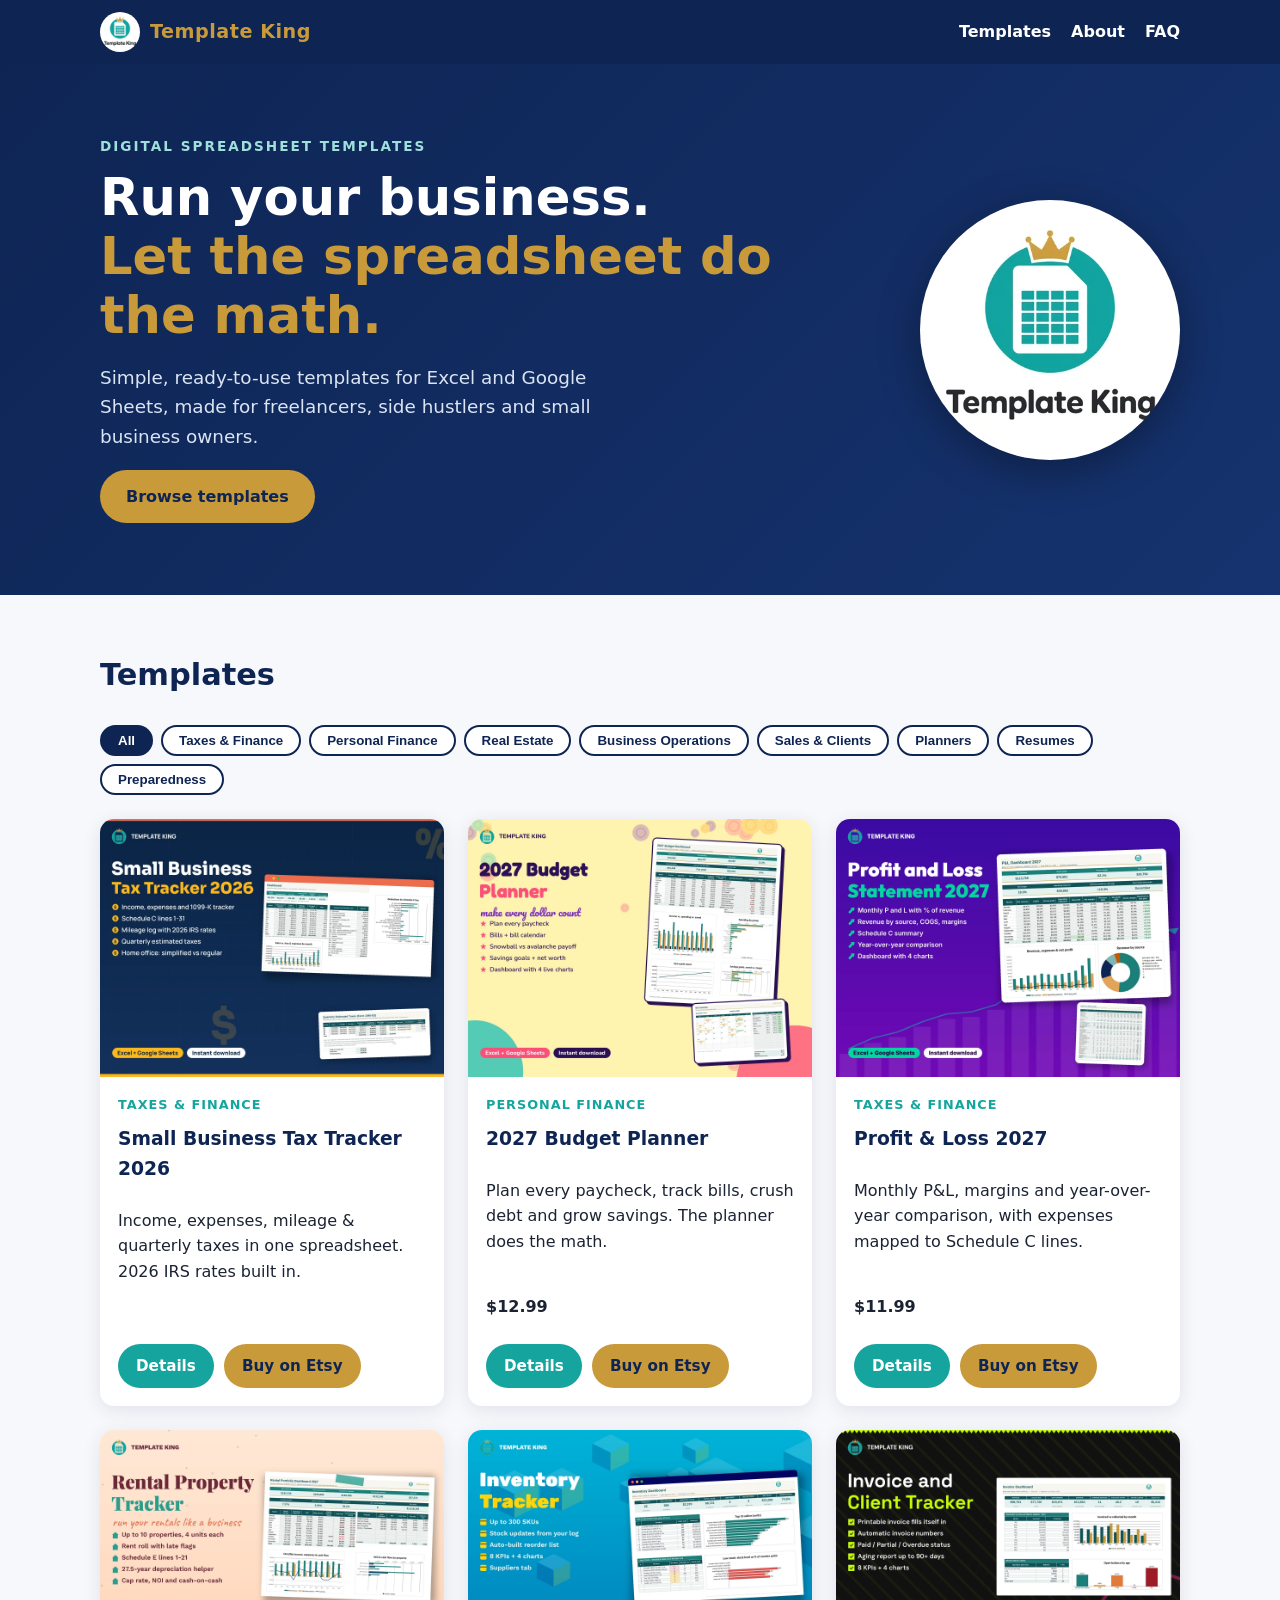
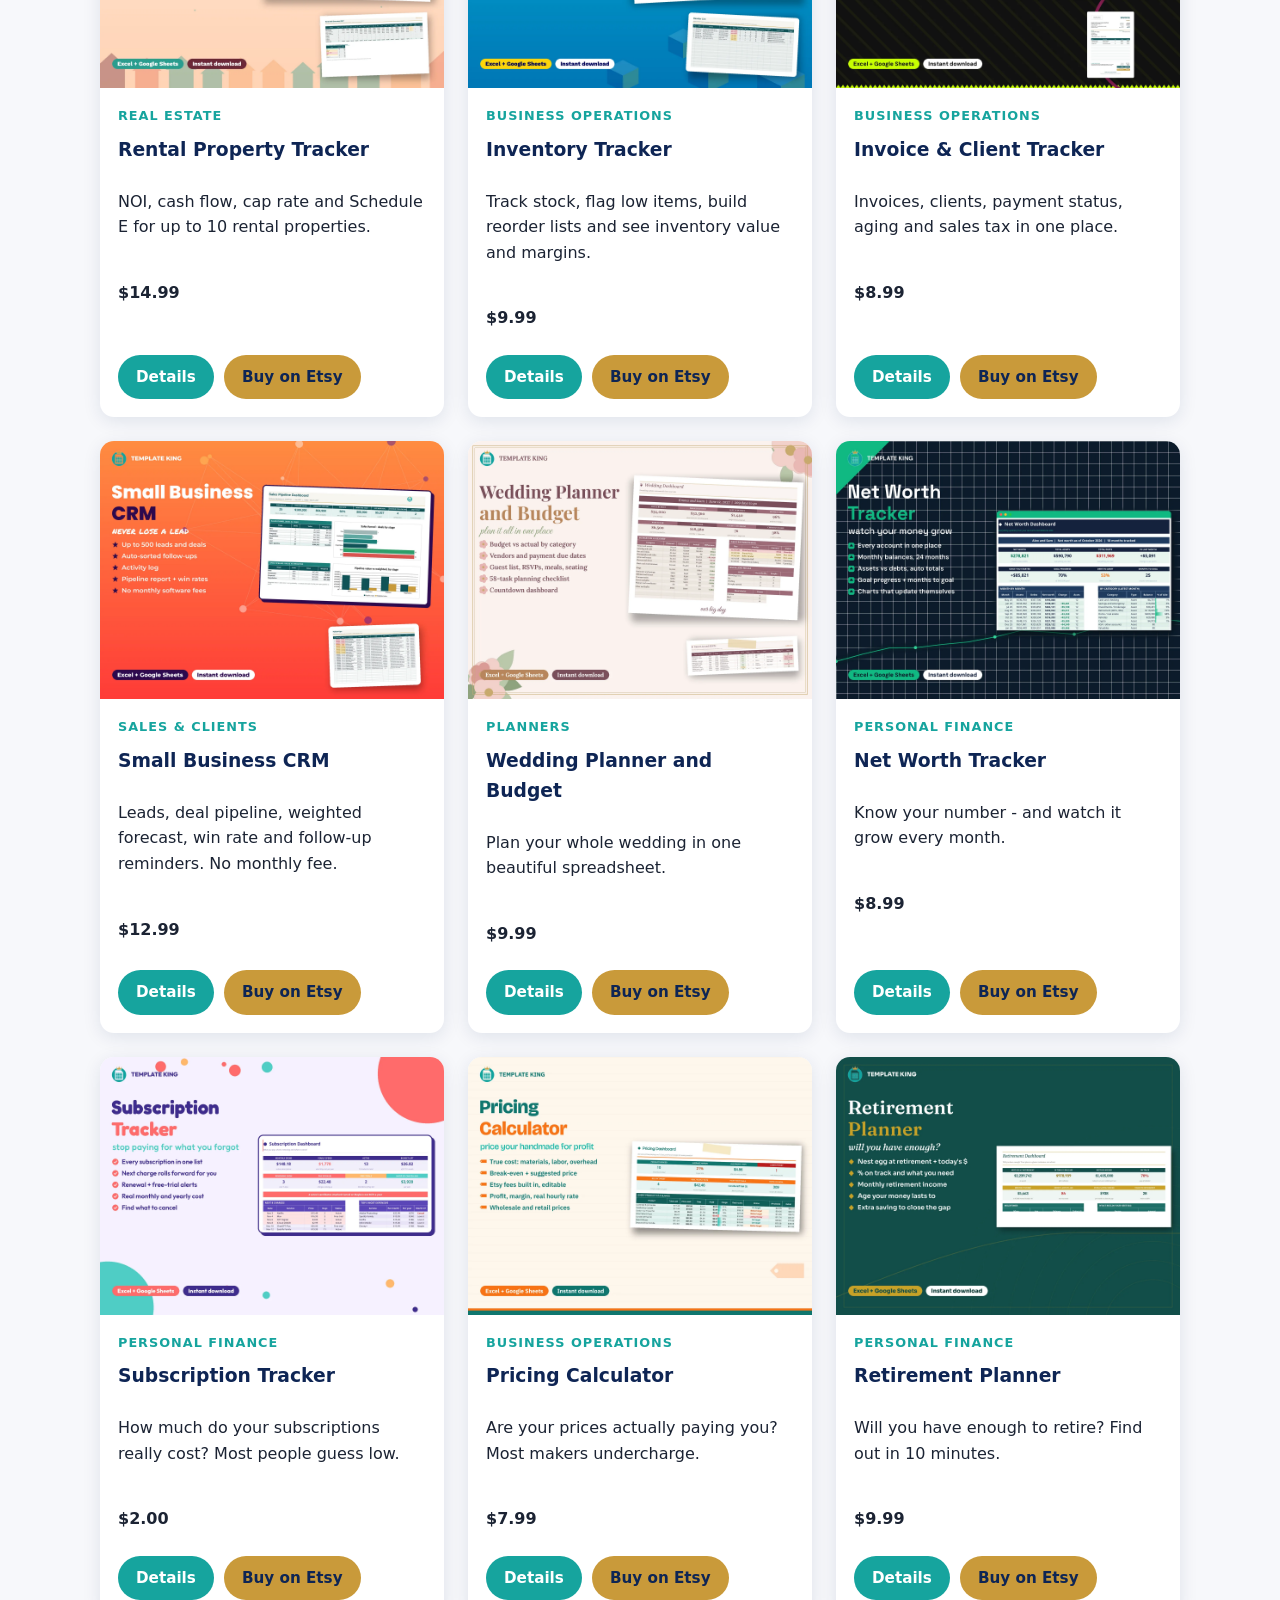
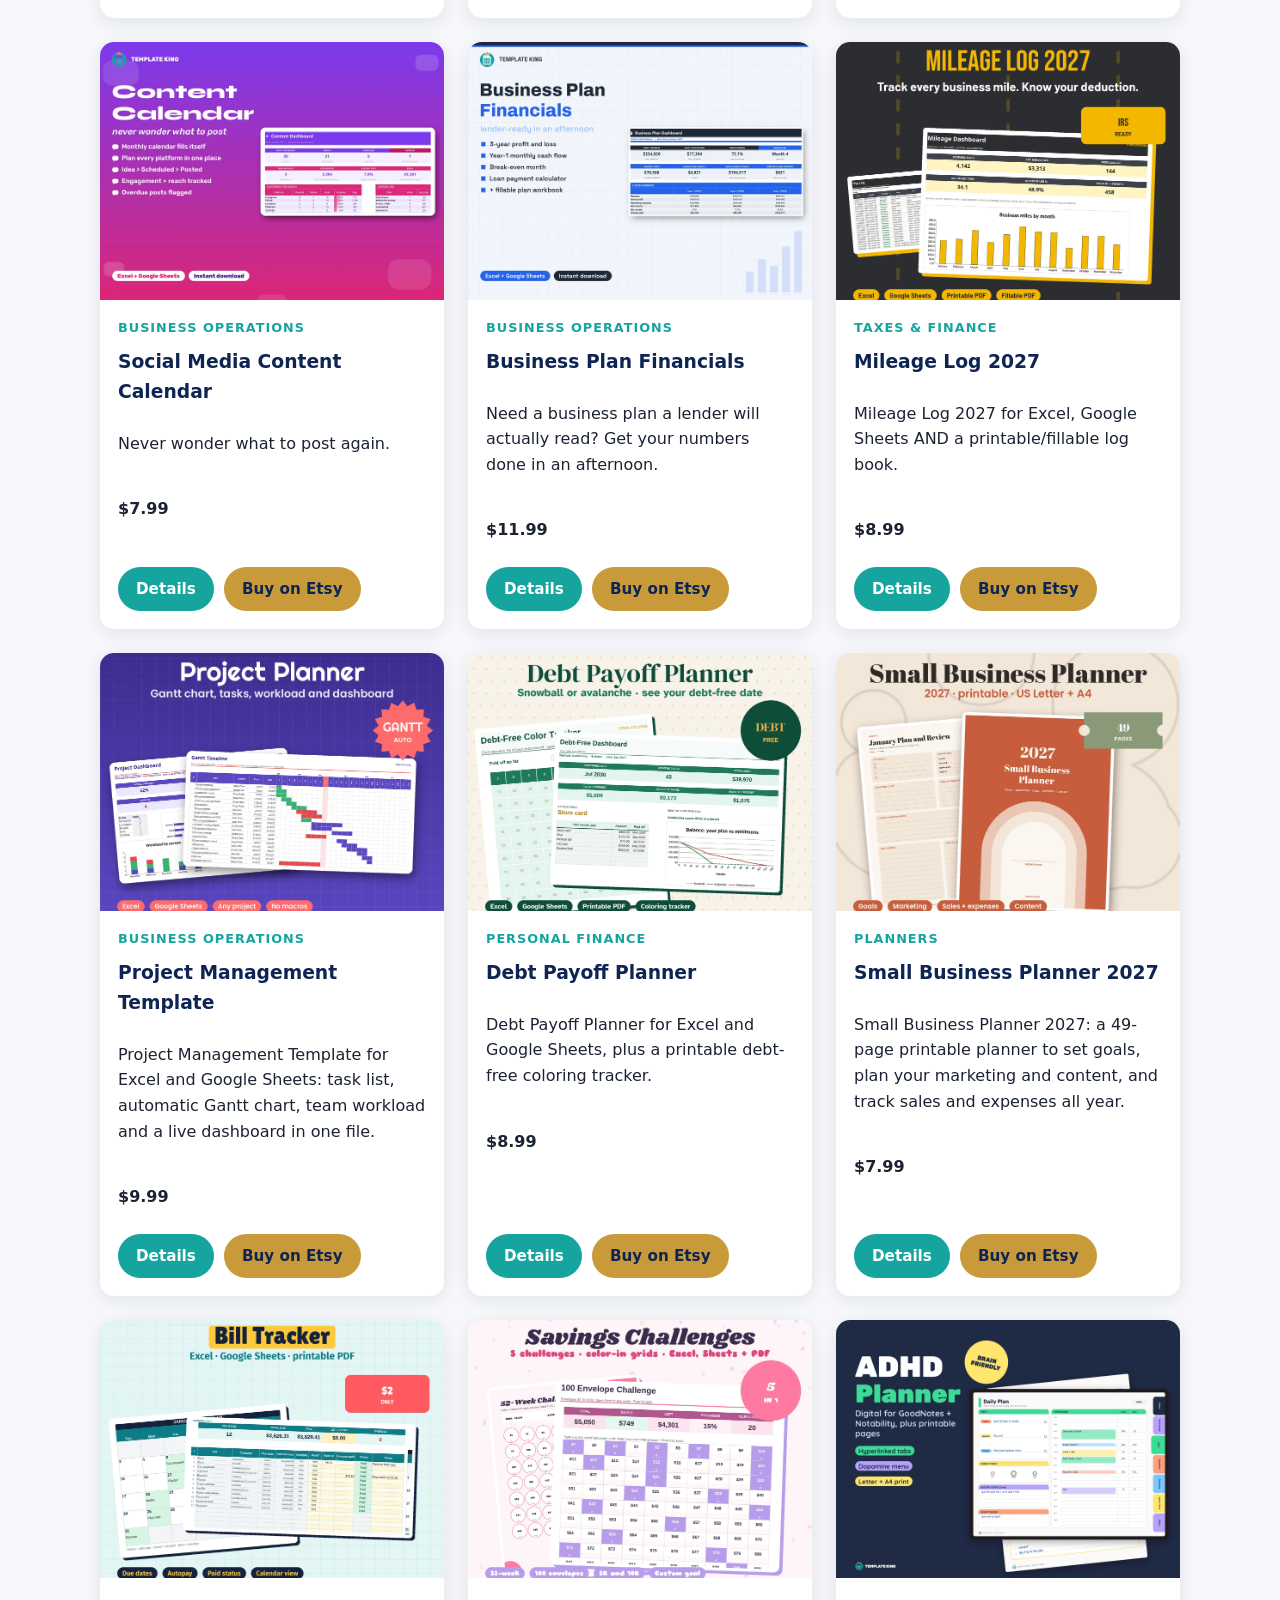
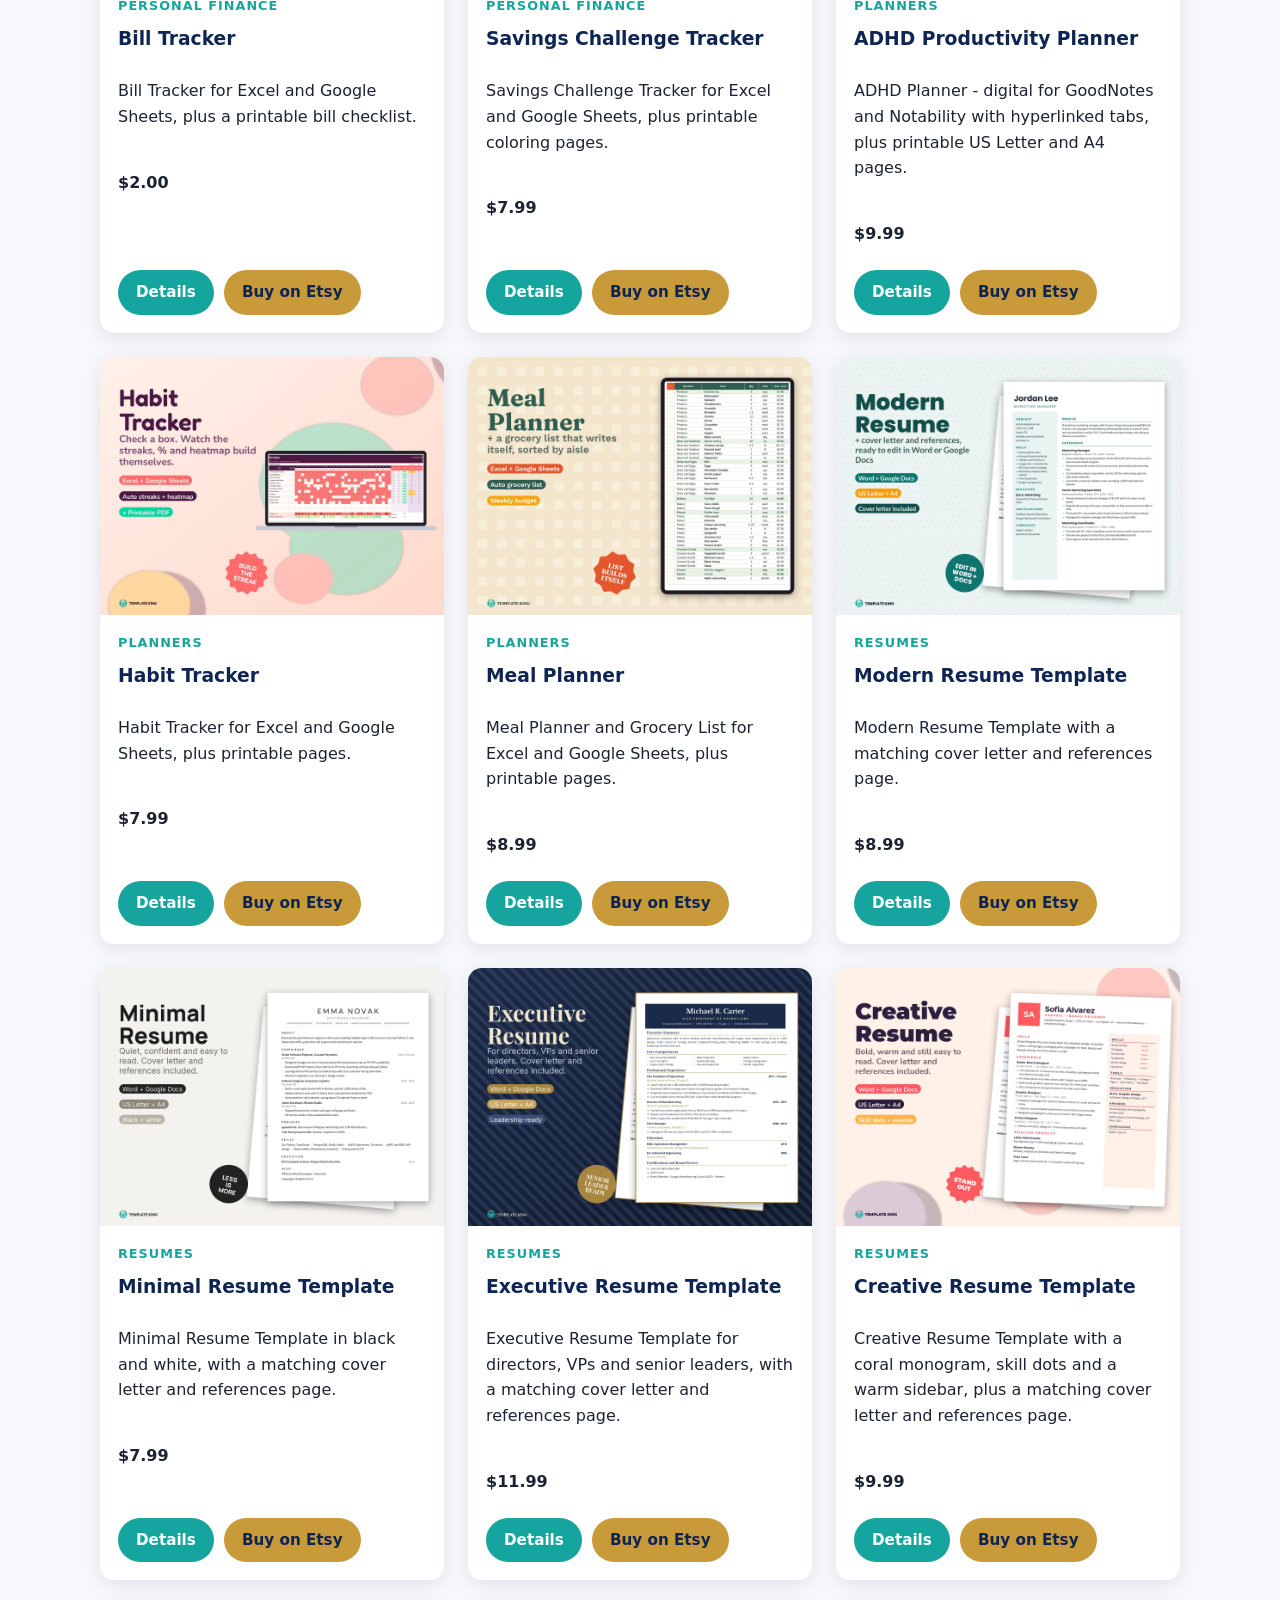
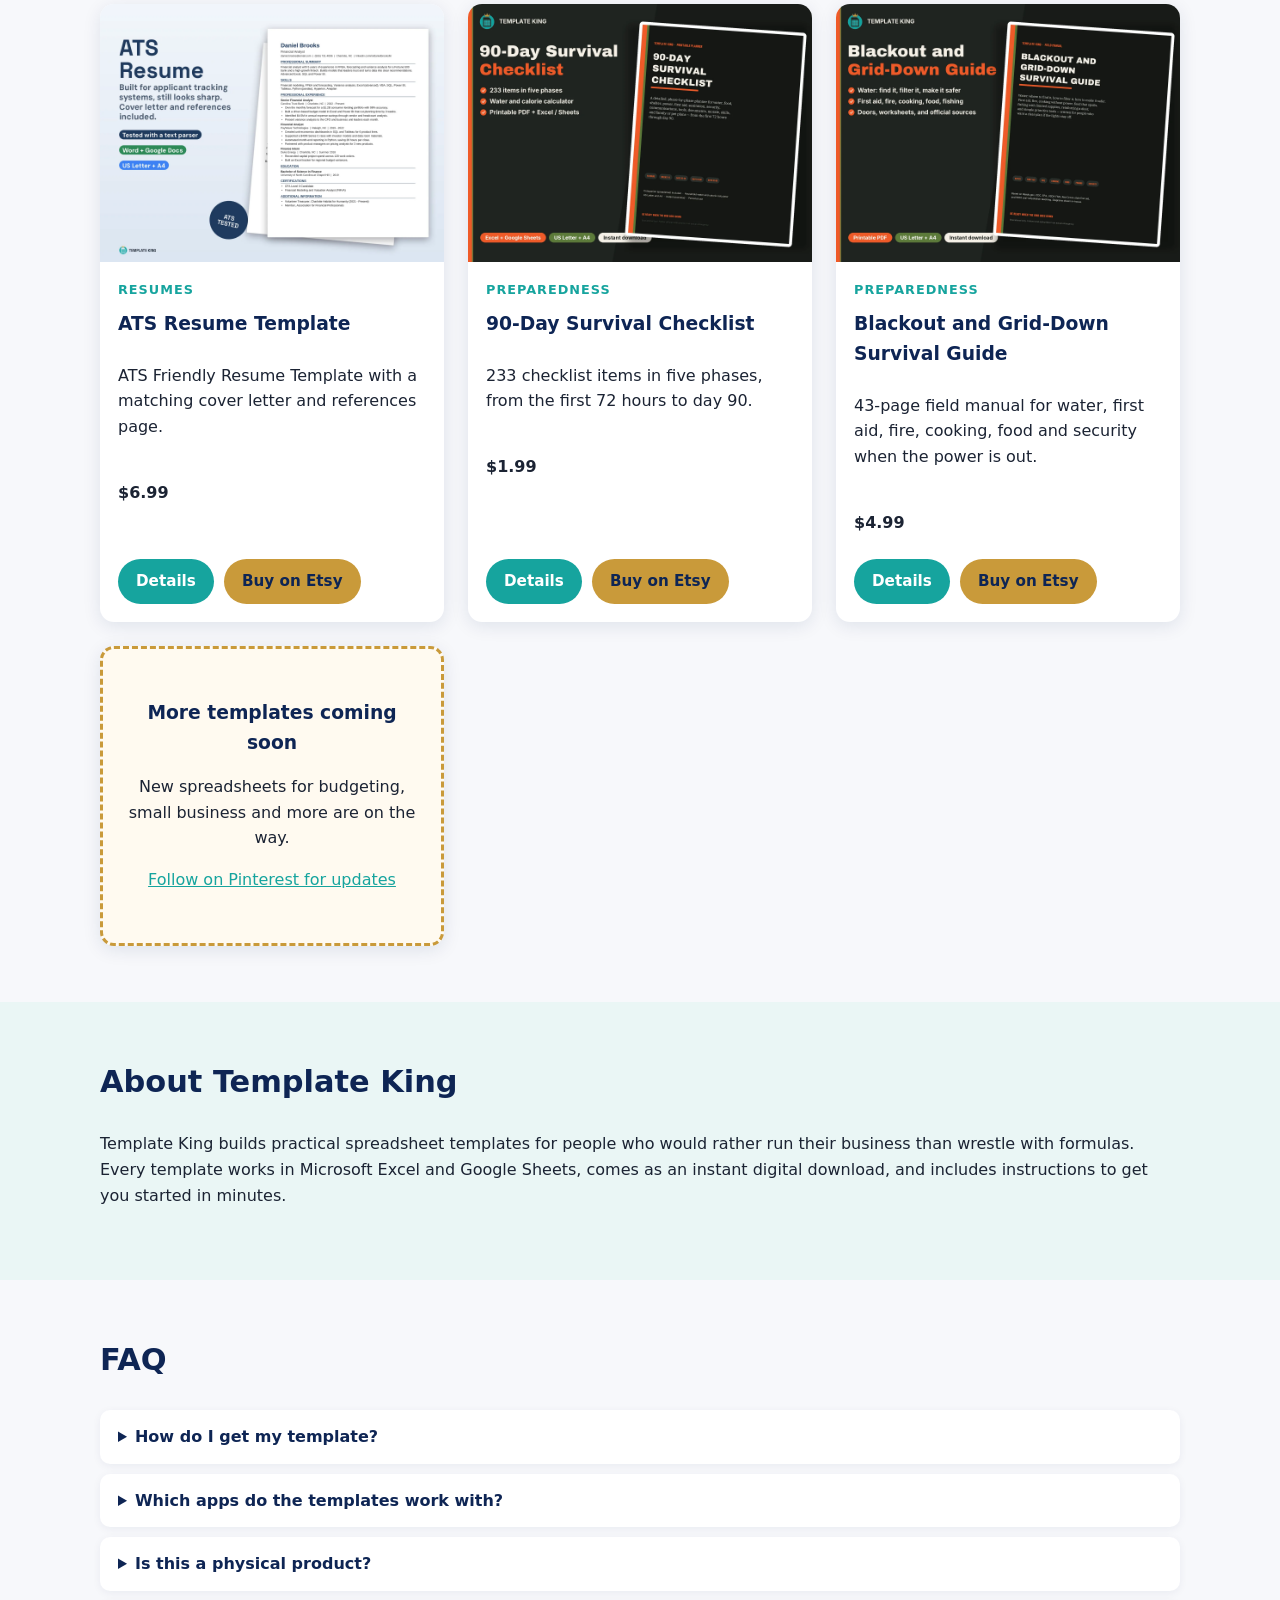
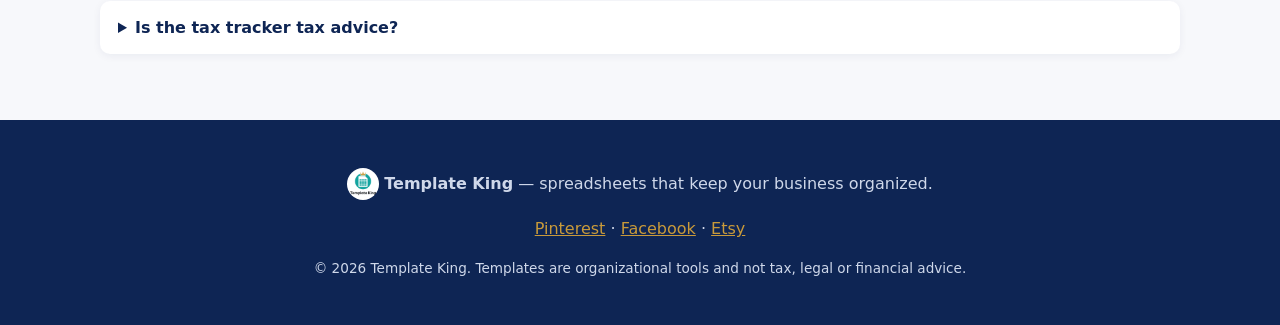
<file: index.html>
<!doctype html><html lang="en"><head><meta charset="utf-8"><meta name="viewport" content="width=device-width,initial-scale=1"><link rel="icon" type="image/png" href="favicon.png"><link rel="apple-touch-icon" href="apple-touch-icon.png"><link rel="stylesheet" href="style.css"><meta property="og:site_name" content="Template King"><meta property="og:image" content="https://russian1987.github.io/template-king/assets/og-image.jpg"><meta name="twitter:card" content="summary_large_image">
<title>Template King — Spreadsheet Templates for Small Business</title>
<meta name="description" content="Template King makes easy spreadsheet templates for freelancers and small businesses. Track income, expenses, mileage and quarterly taxes in Excel or Google Sheets.">
<meta property="og:title" content="Template King — Spreadsheet Templates for Small Business"><meta property="og:description" content="Easy Excel & Google Sheets templates for freelancers and small businesses."><meta property="og:type" content="website"><meta property="og:url" content="https://russian1987.github.io/template-king/">
<link rel="canonical" href="https://russian1987.github.io/template-king/"></head><body><a class="skip" href="#main">Skip to content</a><header class="nav"><div class="wrap navin"><a class="brand" href="./"><img src="assets/logo.webp" alt="" width="40" height="40">Template King</a><nav aria-label="Main"><a href="./#products">Templates</a><a href="./#about">About</a><a href="./#faq">FAQ</a></nav></div></header>
<main id="main">
<section class="hero"><div class="wrap heroin"><div><p class="eyebrow">Digital spreadsheet templates</p><h1>Run your business. <span>Let the spreadsheet do the math.</span></h1><p class="lead">Simple, ready-to-use templates for Excel and Google Sheets, made for freelancers, side hustlers and small business owners.</p><a class="btn" href="#products">Browse templates</a></div><img class="herologo" src="assets/logo.webp" alt="Template King logo" width="260" height="260"></div></section>
<section id="products" class="wrap sec"><h2>Templates</h2><div id="filters" class="filters" role="group" aria-label="Filter by category"></div><div id="grid" class="grid" aria-live="polite"></div></section>
<section id="about" class="alt"><div class="wrap sec"><h2>About Template King</h2><p>Template King builds practical spreadsheet templates for people who would rather run their business than wrestle with formulas. Every template works in Microsoft Excel and Google Sheets, comes as an instant digital download, and includes instructions to get you started in minutes.</p></div></section>
<section id="faq" class="wrap sec"><h2>FAQ</h2>
<details><summary>How do I get my template?</summary><p>Templates are sold through our Etsy shop. After purchase, Etsy gives you an instant download link.</p></details>
<details><summary>Which apps do the templates work with?</summary><p>Microsoft Excel and Google Sheets. To use Google Sheets, upload the file to Google Drive and open it with Sheets.</p></details>
<details><summary>Is this a physical product?</summary><p>No. Everything is a digital download — nothing ships.</p></details>
<details><summary>Is the tax tracker tax advice?</summary><p>No. It is an organizational tool. Please check with a qualified tax professional for advice on your situation.</p></details>
</section></main><footer class="foot"><div class="wrap"><p><img src="assets/logo.webp" alt="" width="32" height="32"> <strong>Template King</strong> — spreadsheets that keep your business organized.</p><p><a href="https://www.pinterest.com/russian1987/template-king-small-business-templates/" rel="noopener">Pinterest</a> · <a href="https://www.facebook.com/profile.php?id=61596100108003" rel="noopener">Facebook</a> · <a href="https://www.etsy.com/listing/4605385880/small-business-tax-tracker-2026-mileage" rel="noopener">Etsy</a></p><p class="small">© 2026 Template King. Templates are organizational tools and not tax, legal or financial advice.</p></div></footer><script src="app.js"></script></body></html>
</file>
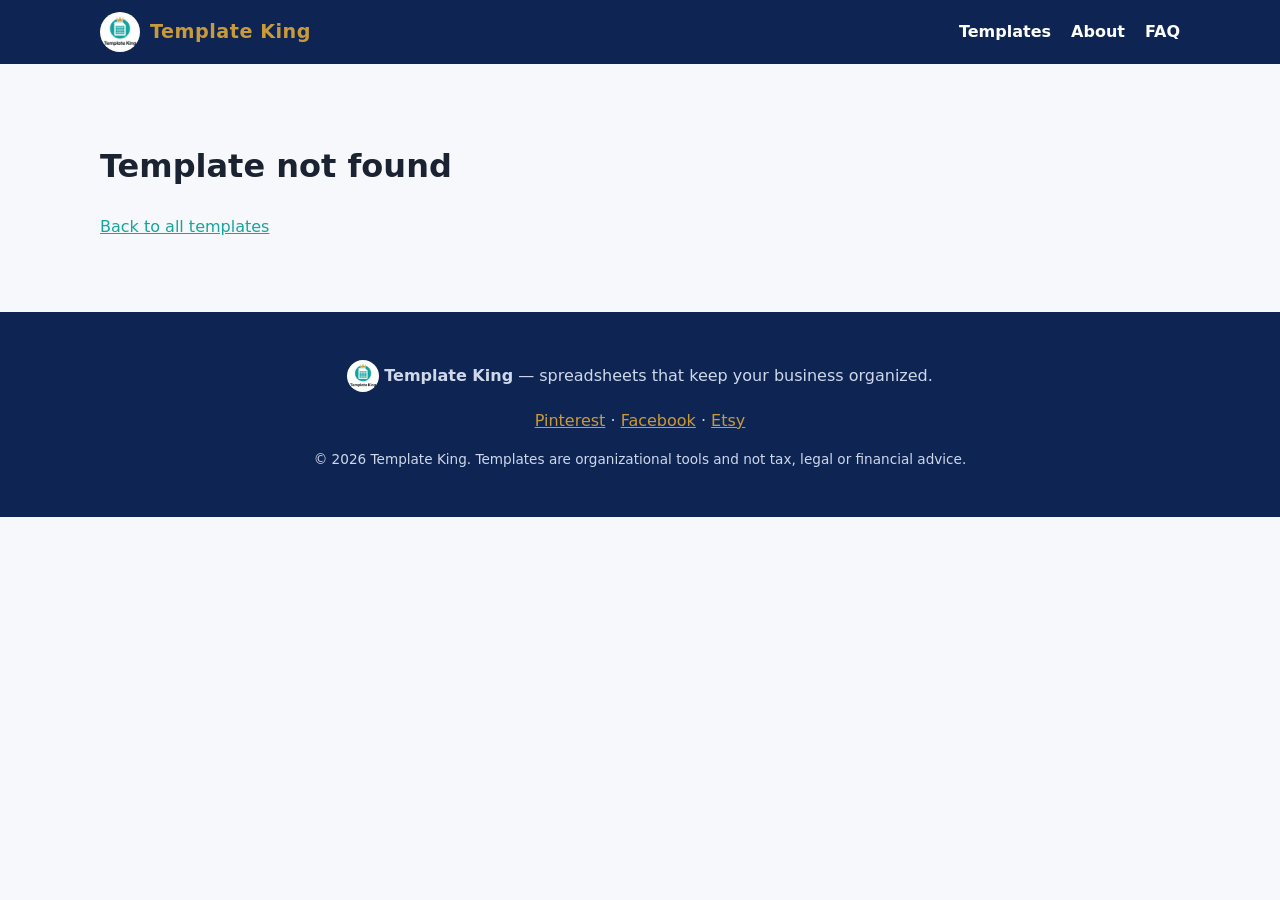
<file: product.html>
<!doctype html><html lang="en"><head><meta charset="utf-8"><meta name="viewport" content="width=device-width,initial-scale=1"><link rel="icon" type="image/png" href="favicon.png"><link rel="apple-touch-icon" href="apple-touch-icon.png"><link rel="stylesheet" href="style.css"><meta property="og:site_name" content="Template King"><meta property="og:image" content="https://russian1987.github.io/template-king/assets/og-image.jpg"><meta name="twitter:card" content="summary_large_image">
<title>Template King</title><meta name="description" content="Spreadsheet templates for small business from Template King."><meta property="og:type" content="product"></head><body><a class="skip" href="#main">Skip to content</a><header class="nav"><div class="wrap navin"><a class="brand" href="./"><img src="assets/logo.webp" alt="" width="40" height="40">Template King</a><nav aria-label="Main"><a href="./#products">Templates</a><a href="./#about">About</a><a href="./#faq">FAQ</a></nav></div></header>
<main id="main" class="wrap sec"><div id="product"><p>Loading…</p></div></main><footer class="foot"><div class="wrap"><p><img src="assets/logo.webp" alt="" width="32" height="32"> <strong>Template King</strong> — spreadsheets that keep your business organized.</p><p><a href="https://www.pinterest.com/russian1987/template-king-small-business-templates/" rel="noopener">Pinterest</a> · <a href="https://www.facebook.com/profile.php?id=61596100108003" rel="noopener">Facebook</a> · <a href="https://www.etsy.com/listing/4605385880/small-business-tax-tracker-2026-mileage" rel="noopener">Etsy</a></p><p class="small">© 2026 Template King. Templates are organizational tools and not tax, legal or financial advice.</p></div></footer><script src="app.js"></script></body></html>
</file>
<file: style.css>
:root{--navy:#0e2554;--navy2:#16336f;--teal:#16a49e;--gold:#c99a3a;--ink:#1b2333;--bg:#f7f8fb;--card:#fff}
*{box-sizing:border-box}body{margin:0;font-family:Lato,system-ui,-apple-system,"Segoe UI",Roboto,sans-serif;color:var(--ink);background:var(--bg);line-height:1.6}
img,video{max-width:100%;height:auto;display:block}a{color:var(--teal)}
.wrap{max-width:1120px;margin:0 auto;padding:0 20px}.sec{padding:56px 20px}
.skip{position:absolute;left:-999px}.skip:focus{left:8px;top:8px;background:#fff;padding:8px;z-index:9}
.nav{background:var(--navy);position:sticky;top:0;z-index:5}.navin{display:flex;align-items:center;justify-content:space-between;height:64px}
.brand{display:flex;gap:10px;align-items:center;color:var(--gold);font-weight:900;text-decoration:none;font-size:1.2rem;letter-spacing:.5px}.brand img{border-radius:50%}
.nav nav a{color:#fff;text-decoration:none;margin-left:20px;font-weight:600}.nav nav a:hover{color:var(--gold)}
.hero{background:linear-gradient(135deg,var(--navy),var(--navy2));color:#fff}.heroin{display:flex;align-items:center;gap:40px;padding:72px 20px}
.hero h1{font-size:clamp(2rem,5vw,3.2rem);line-height:1.15;margin:.2em 0}.hero h1 span{color:var(--gold);display:block}
.eyebrow{color:#9fe0db;text-transform:uppercase;letter-spacing:2px;font-weight:700;font-size:.85rem;margin:0}.lead{font-size:1.15rem;color:#dbe4f3;max-width:560px}
.herologo{border-radius:50%;width:260px;flex:none;box-shadow:0 10px 40px rgba(0,0,0,.35)}
.btn{display:inline-block;background:var(--gold);color:var(--navy);font-weight:800;padding:14px 26px;border-radius:999px;text-decoration:none;border:0}.btn:hover,.btn:focus{background:#e0b350}
.btn.teal{background:var(--teal);color:#fff}
h2{color:var(--navy);font-size:1.9rem;margin-top:0}
.filters{display:flex;flex-wrap:wrap;gap:8px;margin-bottom:24px}.filters button{border:2px solid var(--navy);background:#fff;color:var(--navy);padding:6px 16px;border-radius:999px;font-weight:700;cursor:pointer}.filters button[aria-pressed=true]{background:var(--navy);color:#fff}
.grid{display:grid;grid-template-columns:repeat(auto-fill,minmax(280px,1fr));gap:24px}
.card{background:var(--card);border-radius:14px;overflow:hidden;box-shadow:0 4px 18px rgba(14,37,84,.1);display:flex;flex-direction:column}
.card img{aspect-ratio:4/3;object-fit:cover;width:100%}.card .body{padding:18px;display:flex;flex-direction:column;gap:8px;flex:1}
.card h3{margin:0;color:var(--navy)}.card h3 a{color:inherit;text-decoration:none}.card .cat{font-size:.8rem;color:var(--teal);font-weight:800;text-transform:uppercase;letter-spacing:1px}
.card .actions{margin-top:auto;display:flex;gap:10px;flex-wrap:wrap}.card .btn{padding:10px 18px;font-size:.95rem}
.soon{border:3px dashed var(--gold);background:#fffaf0;align-items:center;justify-content:center;text-align:center;min-height:300px;padding:24px}
.alt{background:#eaf6f5}details{background:#fff;border-radius:10px;padding:14px 18px;margin-bottom:10px;box-shadow:0 2px 8px rgba(14,37,84,.06)}summary{font-weight:800;color:var(--navy);cursor:pointer}
.foot{background:var(--navy);color:#cfd8ea;padding:32px 0;text-align:center}.foot a{color:var(--gold)}.foot img{display:inline;border-radius:50%;vertical-align:middle}.small{font-size:.85rem}
.pgrid{display:grid;grid-template-columns:1.2fr 1fr;gap:40px;align-items:start}
.main-media{border-radius:14px;overflow:hidden;background:#fff;box-shadow:0 4px 18px rgba(14,37,84,.1)}
.thumbs{display:grid;grid-template-columns:repeat(5,1fr);gap:8px;margin-top:10px}.thumbs button{padding:0;border:2px solid transparent;border-radius:8px;overflow:hidden;cursor:pointer;background:none}.thumbs button[aria-current=true]{border-color:var(--gold)}
.pinfo h1{color:var(--navy);margin:.2em 0;line-height:1.2}.pinfo ul{padding-left:1.2em}.pinfo li{margin-bottom:6px}
.tags{display:flex;flex-wrap:wrap;gap:6px;margin:12px 0}.tags span{background:#e3eefc;color:var(--navy);border-radius:999px;padding:3px 12px;font-size:.85rem}
.note{font-size:.9rem;color:#5b6475;border-left:4px solid var(--gold);padding-left:12px}
@media(max-width:800px){.heroin{flex-direction:column-reverse;text-align:center;padding:48px 20px}.herologo{width:160px}.pgrid{grid-template-columns:1fr}.nav nav a{margin-left:12px;font-size:.9rem}.brand{font-size:1rem}}
</file>
